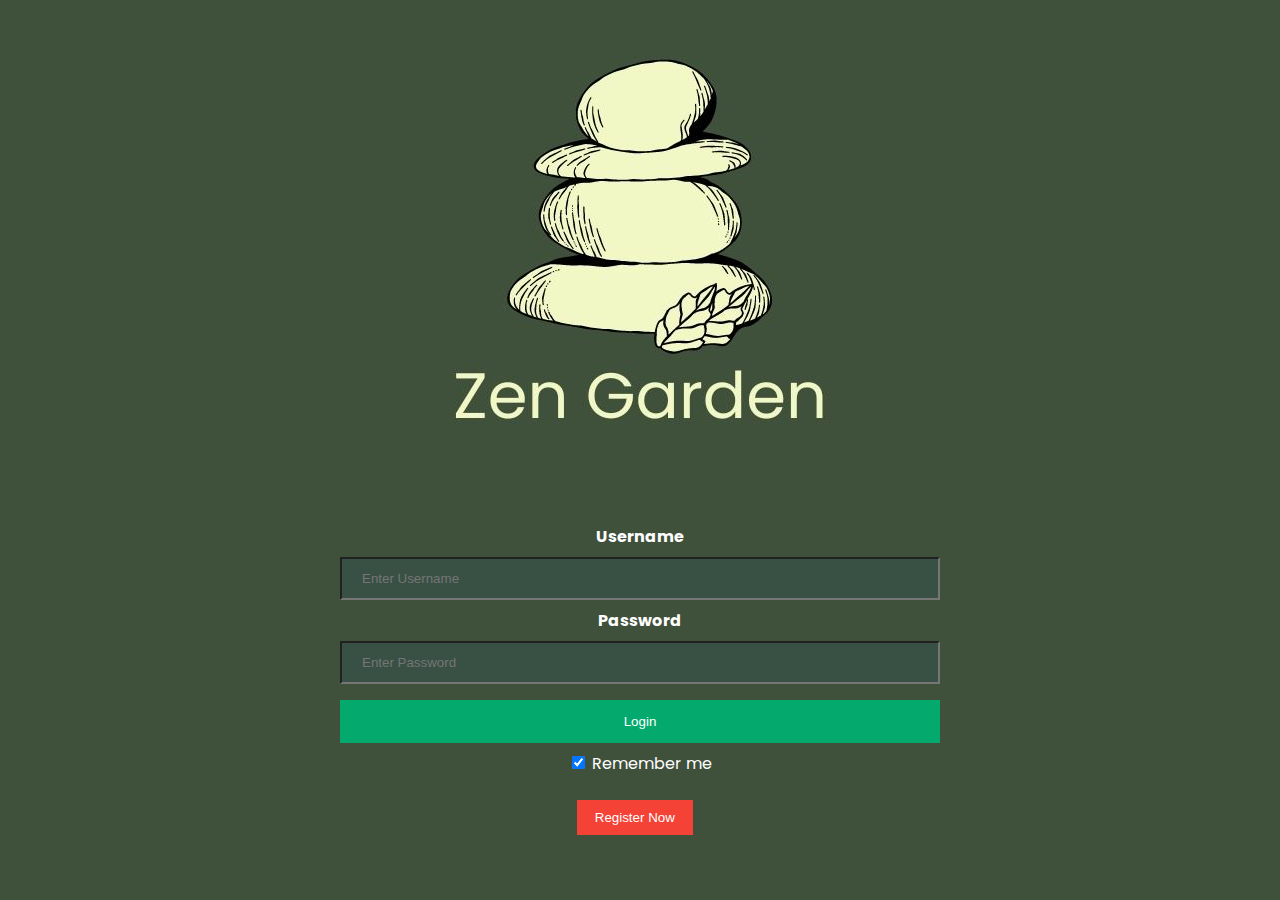
<file: index.html>
<DOCTYPE>
  <html>
    <head>
     <link rel="icon" type="image/x-icon" href="logo.ico">
     <link rel="stylesheet" href="style.css">
     <title>Login | ZenGarden</title>
    
    </head>
    <body>
     
      <form action="arnav.html" >
  <div class="imgcontainer">
    <img src="logo.jpeg" alt="Avatar" class="avatar" width=auto height=500px >
    
  </div>

  <div class="container">
    <label for="uname"><b>Username</b></label>
    <input type="text" placeholder="Enter Username" name="uname" required>

    <label for="psw"><b>Password</b></label>
    <input type="password" placeholder="Enter Password" name="psw" required>

    <button type="submit">Login</button>
    <label>
      <input type="checkbox" checked="checked" name="remember"> Remember me
    </label>
  </div>

  
  

<form action="register.html">
 <button type="submit" class="register" onclick="parent.location='register.html'">Register Now</button>
</form>
  </html>
</DOCTYPE>
</file>
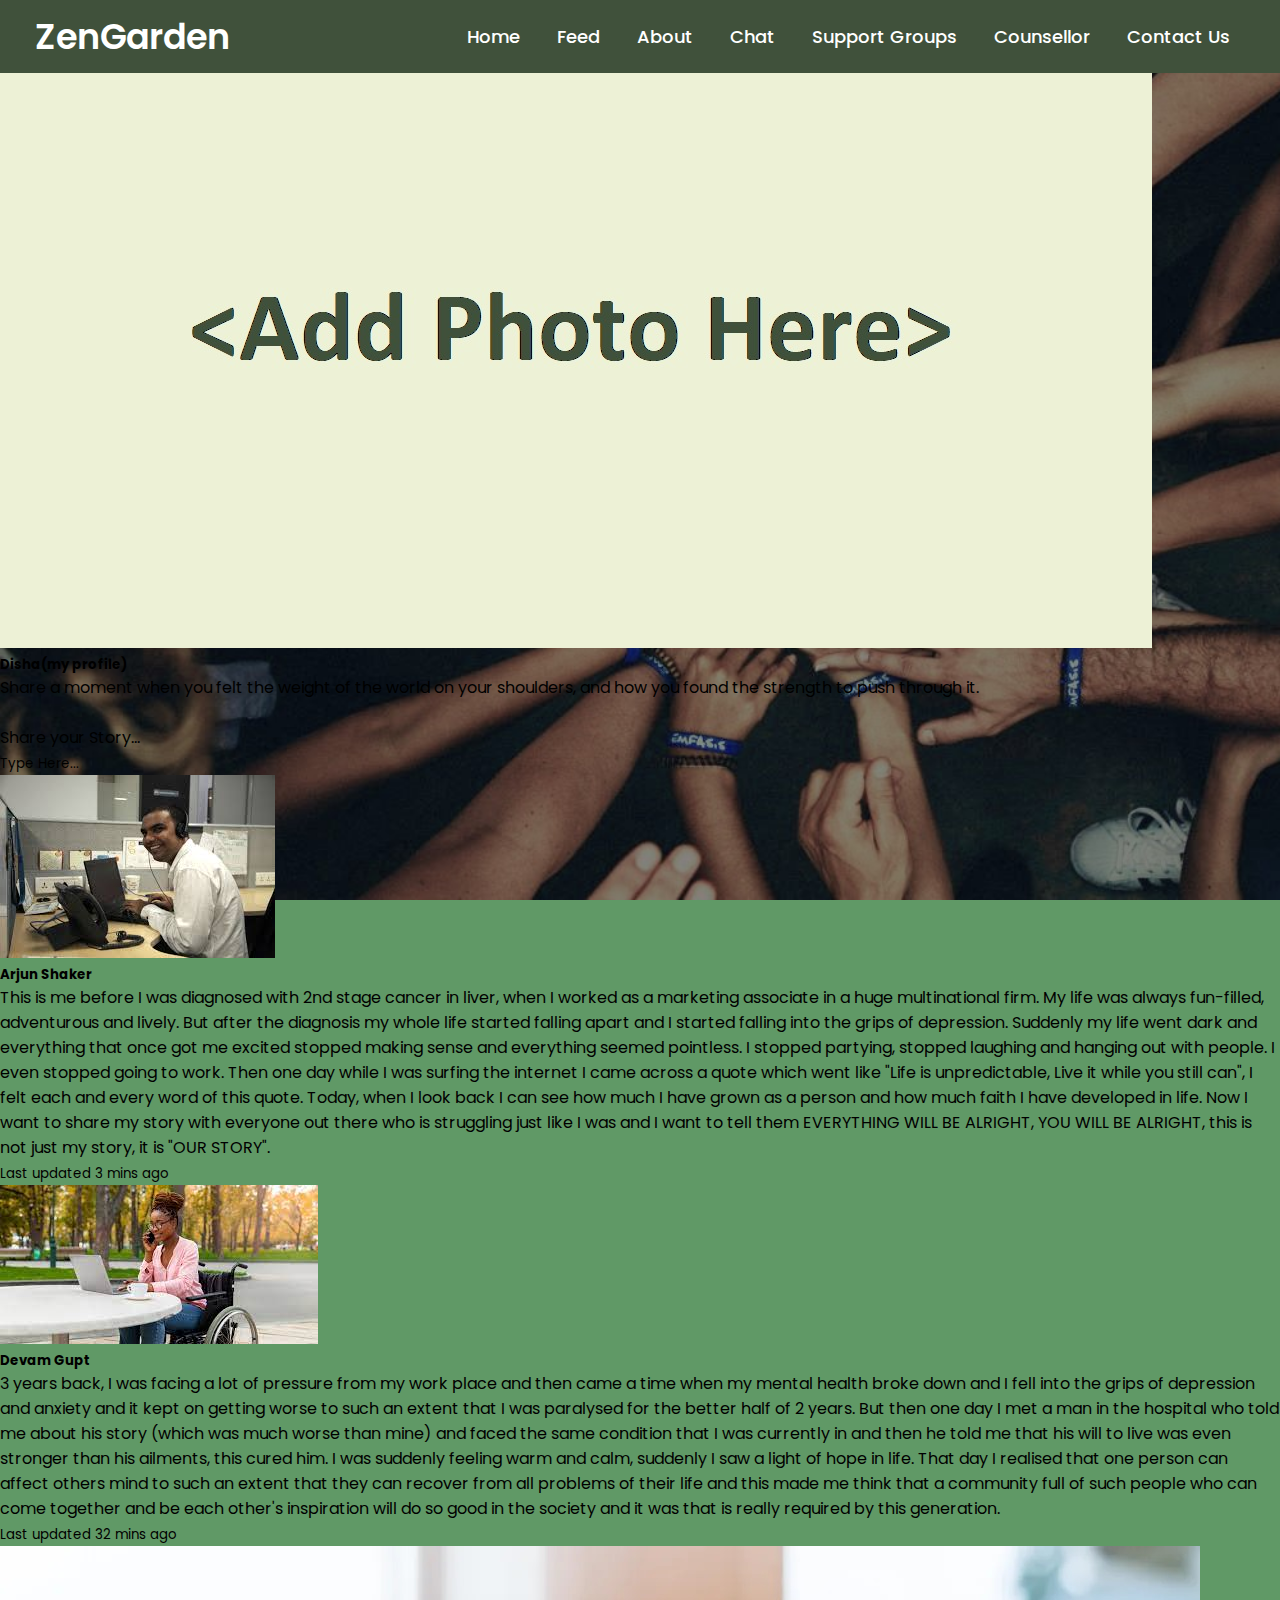
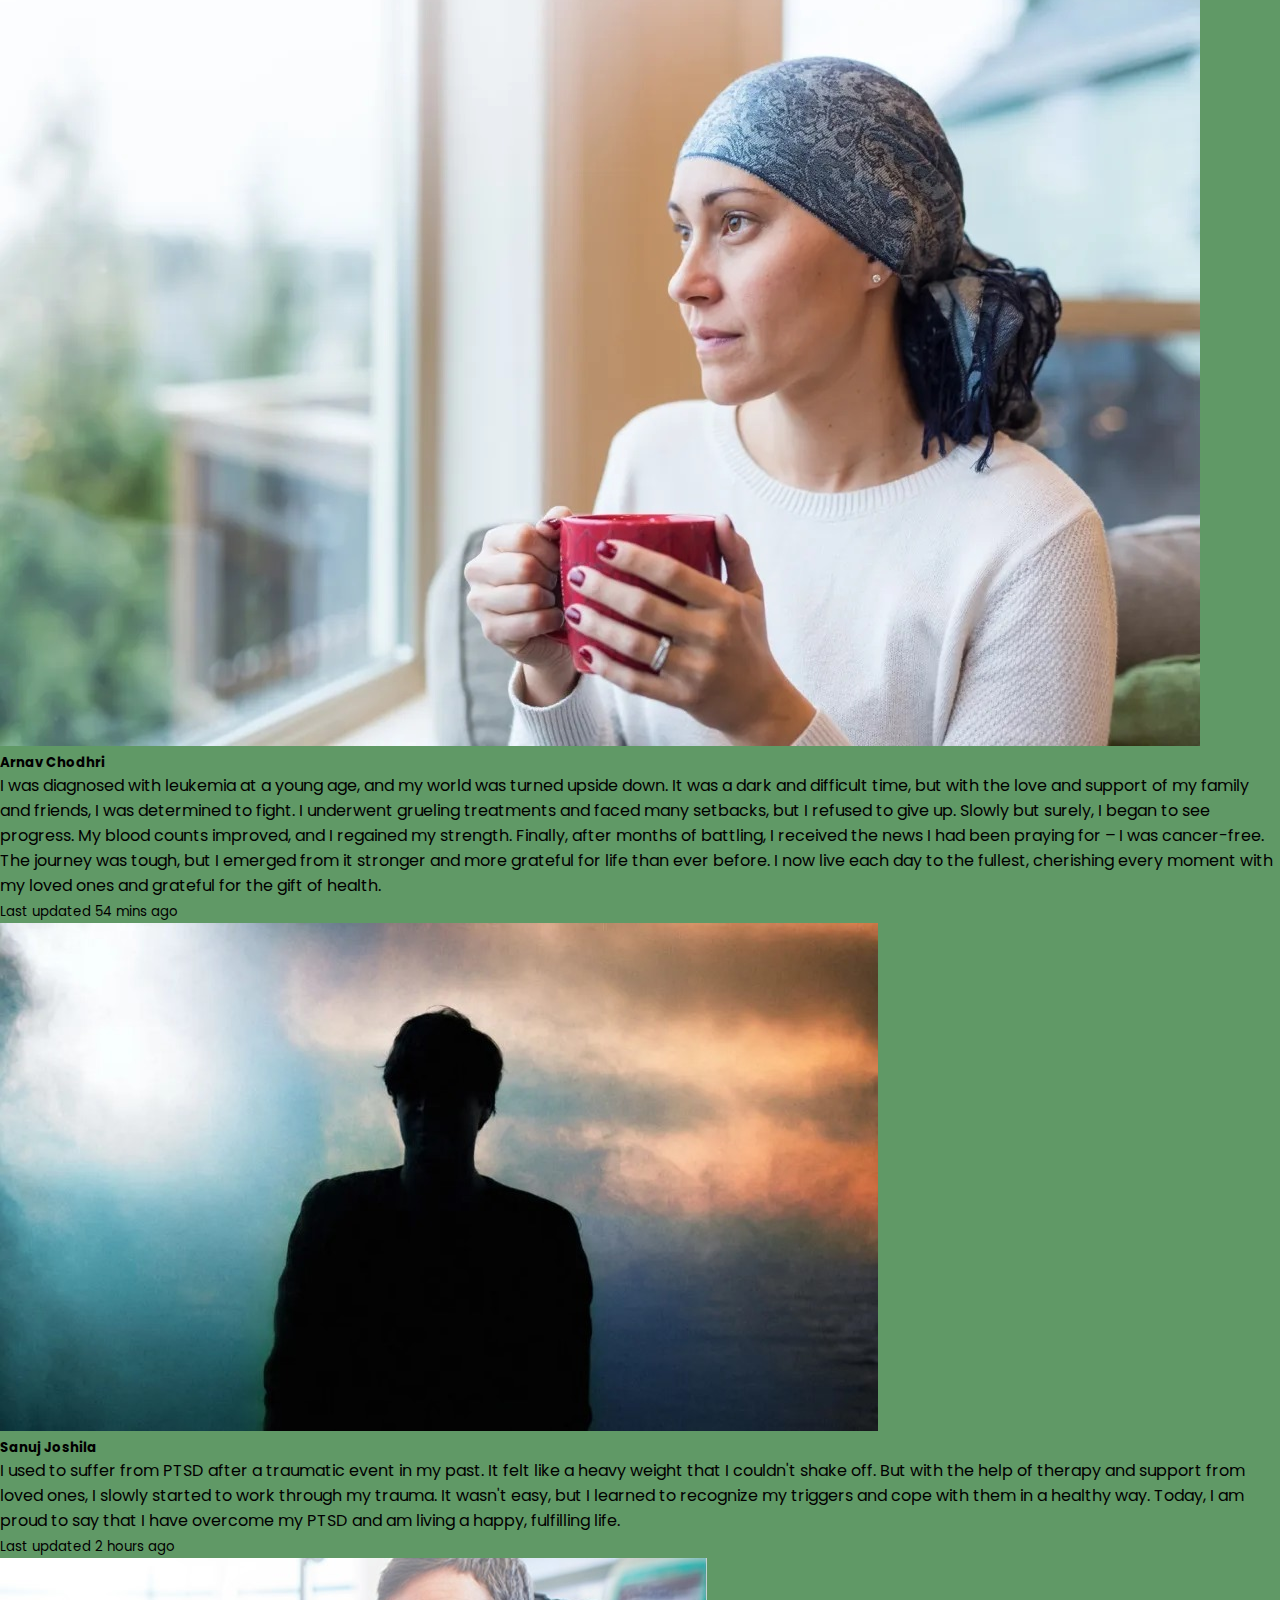
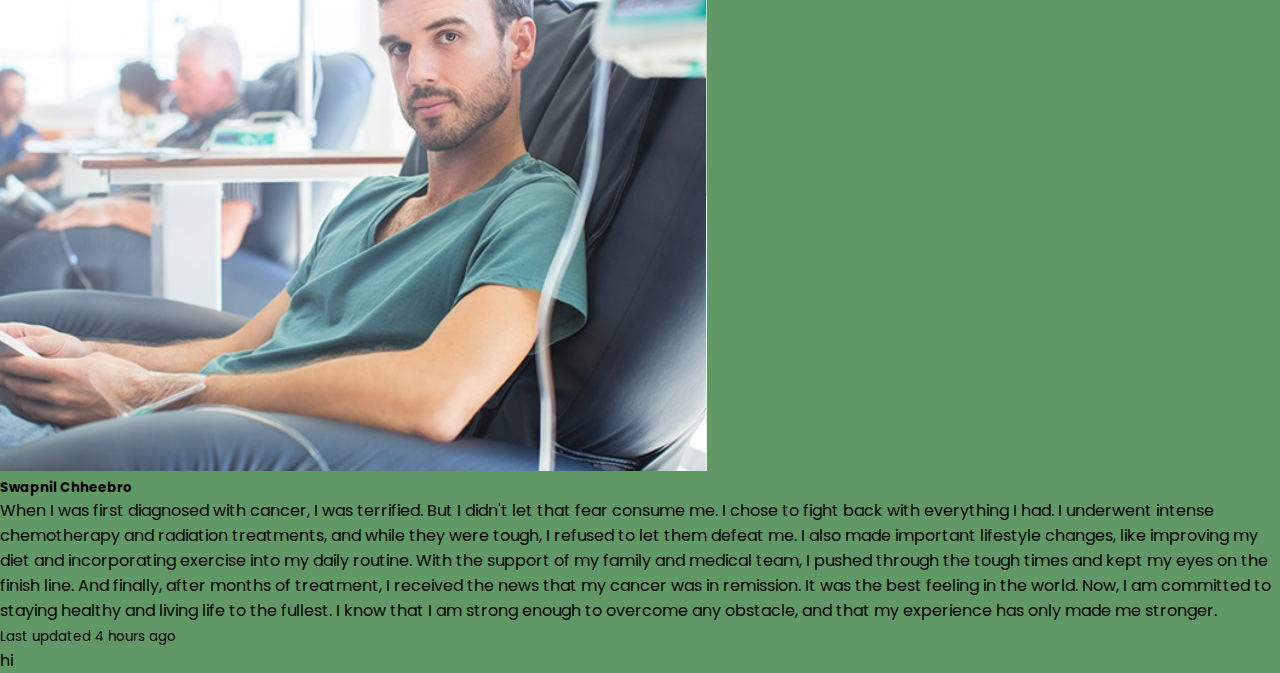
<file: arnav.html>
<!doctype html>
<html lang="en">
  <head>
    <link rel="icon" type="image/x-icon" href="logo.ico">
    
    <meta charset="utf-8">
    <meta name="viewport" content="width=device-width, initial-scale=1">
    <title>Feed | ZenGarden</title>
    <link rel="stylesheet" href="introstyle.css">
    <link href="https://cdn.jsdelivr.net/npm/bootstrap@5.3.0-alpha1/dist/css/bootstrap.min.css" rel="stylesheet" integrity="sha384-GLhlTQ8iRABdZLl6O3oVMWSktQOp6b7In1Zl3/Jr59b6EGGoI1aFkw7cmDA6j6gD" crossorigin="anonymous">
  </head>
  
  
  
  
  
  
  <body style="background-color:#609966;">
    <style>
    body {
      background-image: url('bg1.jpg');
      background-repeat: no-repeat;
      background-attachment: fixed;  
      background-size: cover;

    }
    
</style>
    <span class="border border-success fixed-top"> 
    <script src="https://cdn.jsdelivr.net/npm/bootstrap@5.3.0-alpha1/dist/js/bootstrap.bundle.min.js" integrity="sha384-w76AqPfDkMBDXo30jS1Sgez6pr3x5MlQ1ZAGC+nuZB+EYdgRZgiwxhTBTkF7CXvN" crossorigin="anonymous"></script>
    
</span>

<nav>
  <div class="menu">
    <div class="logo">
      <a href="#">ZenGarden</a>
    </div>
    <ul>
      <li><a href="intro.html">Home</a></li>
      <li><a href="arnav.html">Feed</a></li>
      <li><a href="about.html">About</a></li>
      <li><a href="chat.html">Chat</a></li>
      <li><a href="chat copy.html">Support Groups</a></li>
      <li><a href="counsellor.html">Counsellor</a></li>
      <li><a href="contact.html">Contact Us</a></li>
      
      
      
      
    </ul>
  </div>
</nav>




    

</div>


<div class="d-flex flex-column justify-content-around col-md-6 offset-md-3 ">

<div class="card-deck">
  <div class="card text-white bg-secondary mb-3">
    <img src="add.jpg" alt="Card image cap">
    <div class="card-body">
      <h5 class="card-title">Disha(my profile)</h5>
      <p class="card-text">
      </p>
      <p class="card-text">Share a moment when you felt the weight of the world on your shoulders, and how you found the strength to push through it. <br><br>
      Share your Story...
      </p>
    </div>
    <div class="card-footer">
      <small class="text-muted">Type Here...</small>
    </div>
  </div>
  <div class="card text-white bg-secondary mb-3">
    <img class="card-img-top" src="1.jpg" alt="Card image cap">
    <div class="card-body">
      <h5 class="card-title">Arjun Shaker</h5>
      <p class="card-text">This is me before I was diagnosed with 2nd stage cancer in liver, when I worked as a marketing associate in a huge multinational firm. My life was always fun-filled, adventurous and lively. But after the diagnosis my whole life started falling apart and I started falling into the grips of depression. Suddenly my life went dark and everything that once got me excited stopped making sense and everything seemed pointless. I stopped partying, stopped laughing and hanging out with people. I even stopped going to work. Then one day while I was surfing the internet I came across a quote which went like "Life is unpredictable, Live it while you still can", I felt each and every word of this quote. Today, when I look back I can see how much I have grown as a person and how much faith I have developed in life. Now I want to share my story with everyone out there who is struggling just like I was and I want to tell them EVERYTHING WILL BE ALRIGHT, YOU WILL BE ALRIGHT, this is not just my story, it is "OUR STORY".</p>
    </div>
    <div class="card-footer">
      <small class="text-muted">Last updated 3 mins ago</small>
    </div>
  </div>
  <div class="card text-white bg-secondary mb-3">
    <img class="card-img-top" src="2.jpg" alt="Card image cap">
    <div class="card-body">
      <h5 class="card-title">Devam Gupt</h5>
      <p class="card-text">3 years back, I was facing a lot of pressure from my work place and then came a time when my mental health broke down and I fell into the grips of depression and anxiety and it kept on getting worse to such an extent that I was paralysed for the better half of 2 years. But then one day I met a man in the hospital who told me about his story (which was much worse than mine) and faced the same condition that I was currently in and then he told me that his will to live was even stronger than his ailments, this cured him. I was suddenly feeling warm and calm, suddenly I saw a light of hope in life. That day I realised that one person can affect others mind to such an extent that they can recover from all problems of their life and this made me think that a community full of such people who can come together and be each other's inspiration will do so good in the society and it was that is really required by this generation.</p>
    </div>
    <div class="card-footer">
      <small class="text-muted">Last updated 32 mins ago</small>
    </div>
  </div>
  <div class="card text-white bg-secondary mb-3">
    <img class="card-img-top" src="3.jpg" alt="Card image cap">
    <div class="card-body">
      <h5 class="card-title">Arnav Chodhri</h5>
      <p class="card-text">I was diagnosed with leukemia at a young age, and my world was turned upside down. It was a dark and difficult time, but with the love and support of my family and friends, I was determined to fight. I underwent grueling treatments and faced many setbacks, but I refused to give up.

        Slowly but surely, I began to see progress. My blood counts improved, and I regained my strength. Finally, after months of battling, I received the news I had been praying for – I was cancer-free.
        
        The journey was tough, but I emerged from it stronger and more grateful for life than ever before. I now live each day to the fullest, cherishing every moment with my loved ones and grateful for the gift of health.
        
        
        
        </p>
    </div>
    <div class="card-footer">
      <small class="text-muted">Last updated 54 mins ago</small>
    </div>
  </div>
  <div class="card text-white bg-secondary mb-3">
    <img class="card-img-top" src="4.jpg" alt="Card image cap">
    <div class="card-body">
      <h5 class="card-title">Sanuj Joshila</h5>
      <p class="card-text">I used to suffer from PTSD after a traumatic event in my past. It felt like a heavy weight that I couldn't shake off. But with the help of therapy and support from loved ones, I slowly started to work through my trauma. It wasn't easy, but I learned to recognize my triggers and cope with them in a healthy way. Today, I am proud to say that I have overcome my PTSD and am living a happy, fulfilling life.</p>
    </div>
    <div class="card-footer">
      <small class="text-muted">Last updated 2 hours ago</small>
    </div>
  </div>
  <div class="card text-white bg-secondary mb-3">
    <img class="card-img-top" src="5.jpg" alt="Card image cap">
    <div class="card-body">
      <h5 class="card-title">Swapnil Chheebro</h5>
      <p class="card-text">When I was first diagnosed with cancer, I was terrified. But I didn't let that fear consume me. I chose to fight back with everything I had. I underwent intense chemotherapy and radiation treatments, and while they were tough, I refused to let them defeat me. I also made important lifestyle changes, like improving my diet and incorporating exercise into my daily routine.

        With the support of my family and medical team, I pushed through the tough times and kept my eyes on the finish line. And finally, after months of treatment, I received the news that my cancer was in remission. It was the best feeling in the world. Now, I am committed to staying healthy and living life to the fullest. I know that I am strong enough to overcome any obstacle, and that my experience has only made me stronger.</p>
    </div>
    <div class="card-footer">
      <small class="text-muted">Last updated 4 hours ago</small>
    </div>
  </div>
</div>
</div>
hi </div>









</body>
</html>
</file>
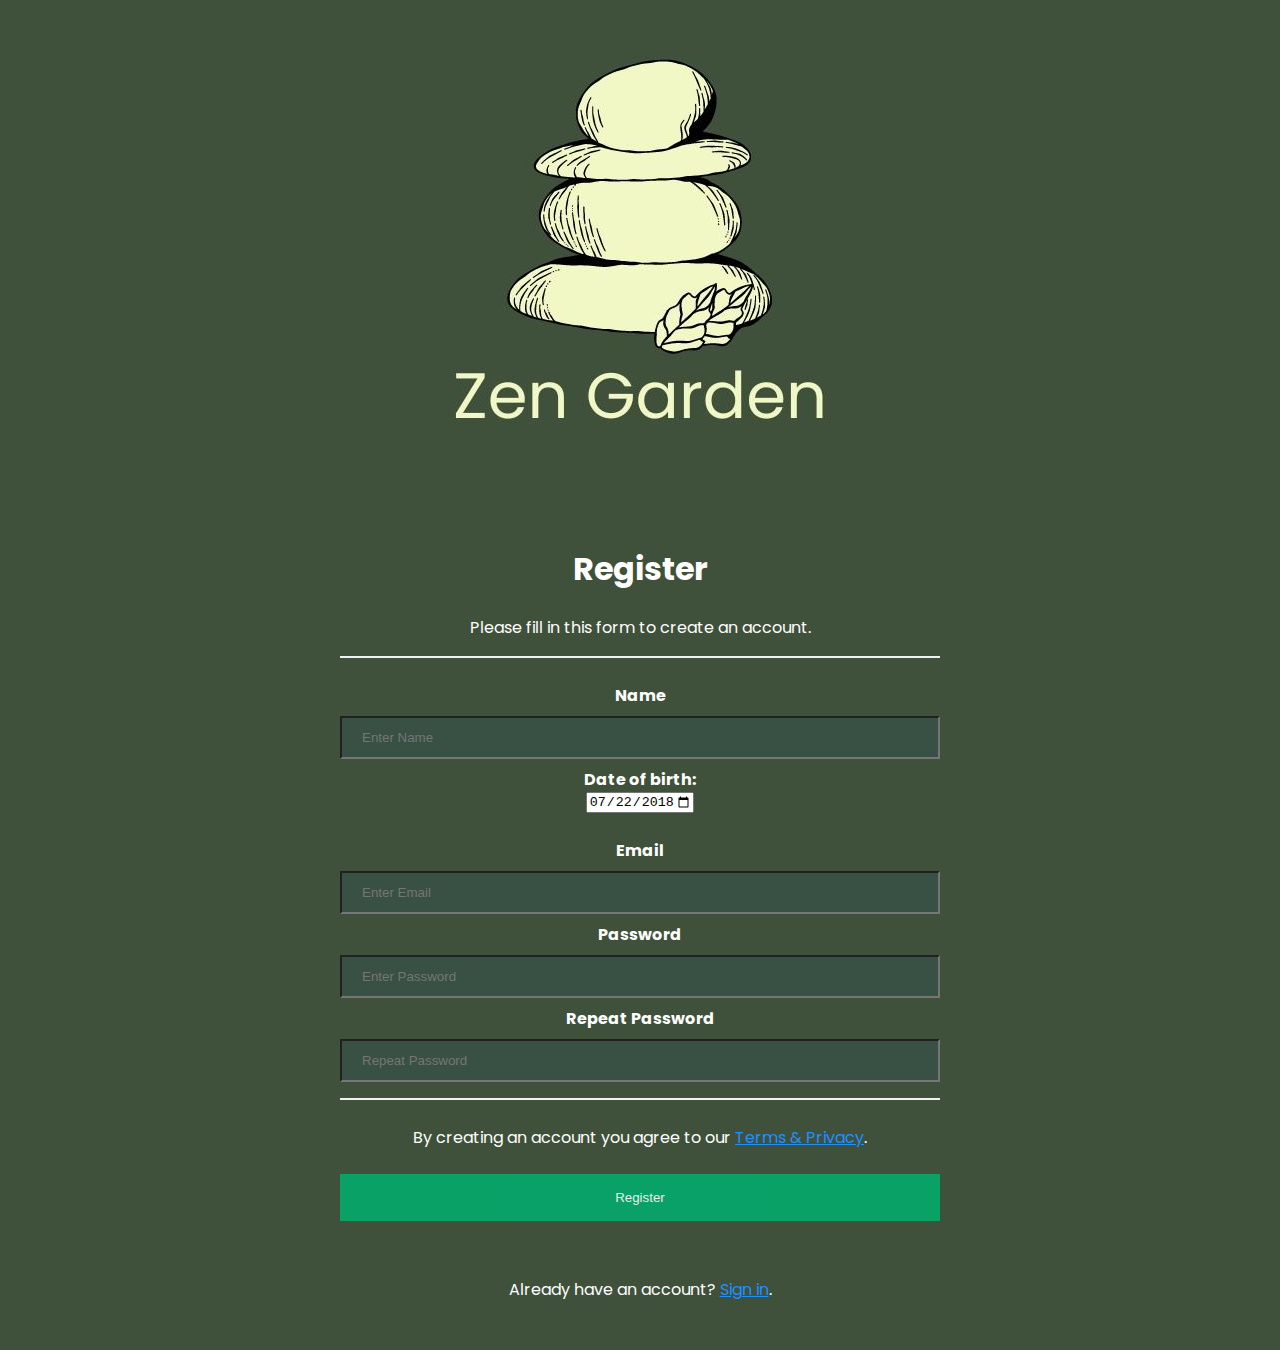
<file: register.html>
<html lang="en">
<head>
  <link rel="icon" type="image/x-icon" href="logo.ico">
  
    <meta charset="UTF-8">
    <meta http-equiv="X-UA-Compatible" content="IE=edge">
    <meta name="viewport" content="width=device-width, initial-scale=1.0">
    <div class="imgcontainer">
        <img src="logo.jpeg" alt="Avatar" class="avatar" width=auto height=500px >
    </div>
    <title>Register | ZenGarden</title>
    <link rel="stylesheet" href="style2.css">
</head>
<body>
    <form action="index.html">
        <div class="container">
          <h1>Register</h1>
          <p>Please fill in this form to create an account.</p>
          <hr>
          
          <label for="name"><b>Name</b></label>
          <input type="text" placeholder="Enter Name" name="name" id="name" required>
          
          <label for="start"><b>Date of birth:<br></b></label>
            <input type="date" id="start" name="trip-start"
            
                    value="2018-07-22"
                    min="1901-01-01" max="2024-12-31">
          <br>
            <br>

          <label for="email"><b>Email</b></label>
          <input type="text" placeholder="Enter Email" name="email" id="email" required>
      
          <label for="psw"><b>Password</b></label>
          <input type="password" placeholder="Enter Password" name="psw" id="psw" required>
      
          <label for="psw-repeat"><b>Repeat Password</b></label>
          <input type="password" placeholder="Repeat Password" name="psw-repeat" id="psw-repeat" required>

          

          <hr>
          
      
          <p>By creating an account you agree to our <a href="terms.html">Terms & Privacy</a>.</p>
          <button type="submit" class="registerbtn">Register</button>
        </div>
      
        <div class="container signin">
          <p>Already have an account? <a href="index.html">Sign in</a>.</p>
        </div>
      </form>
</body>
</html>
</file>
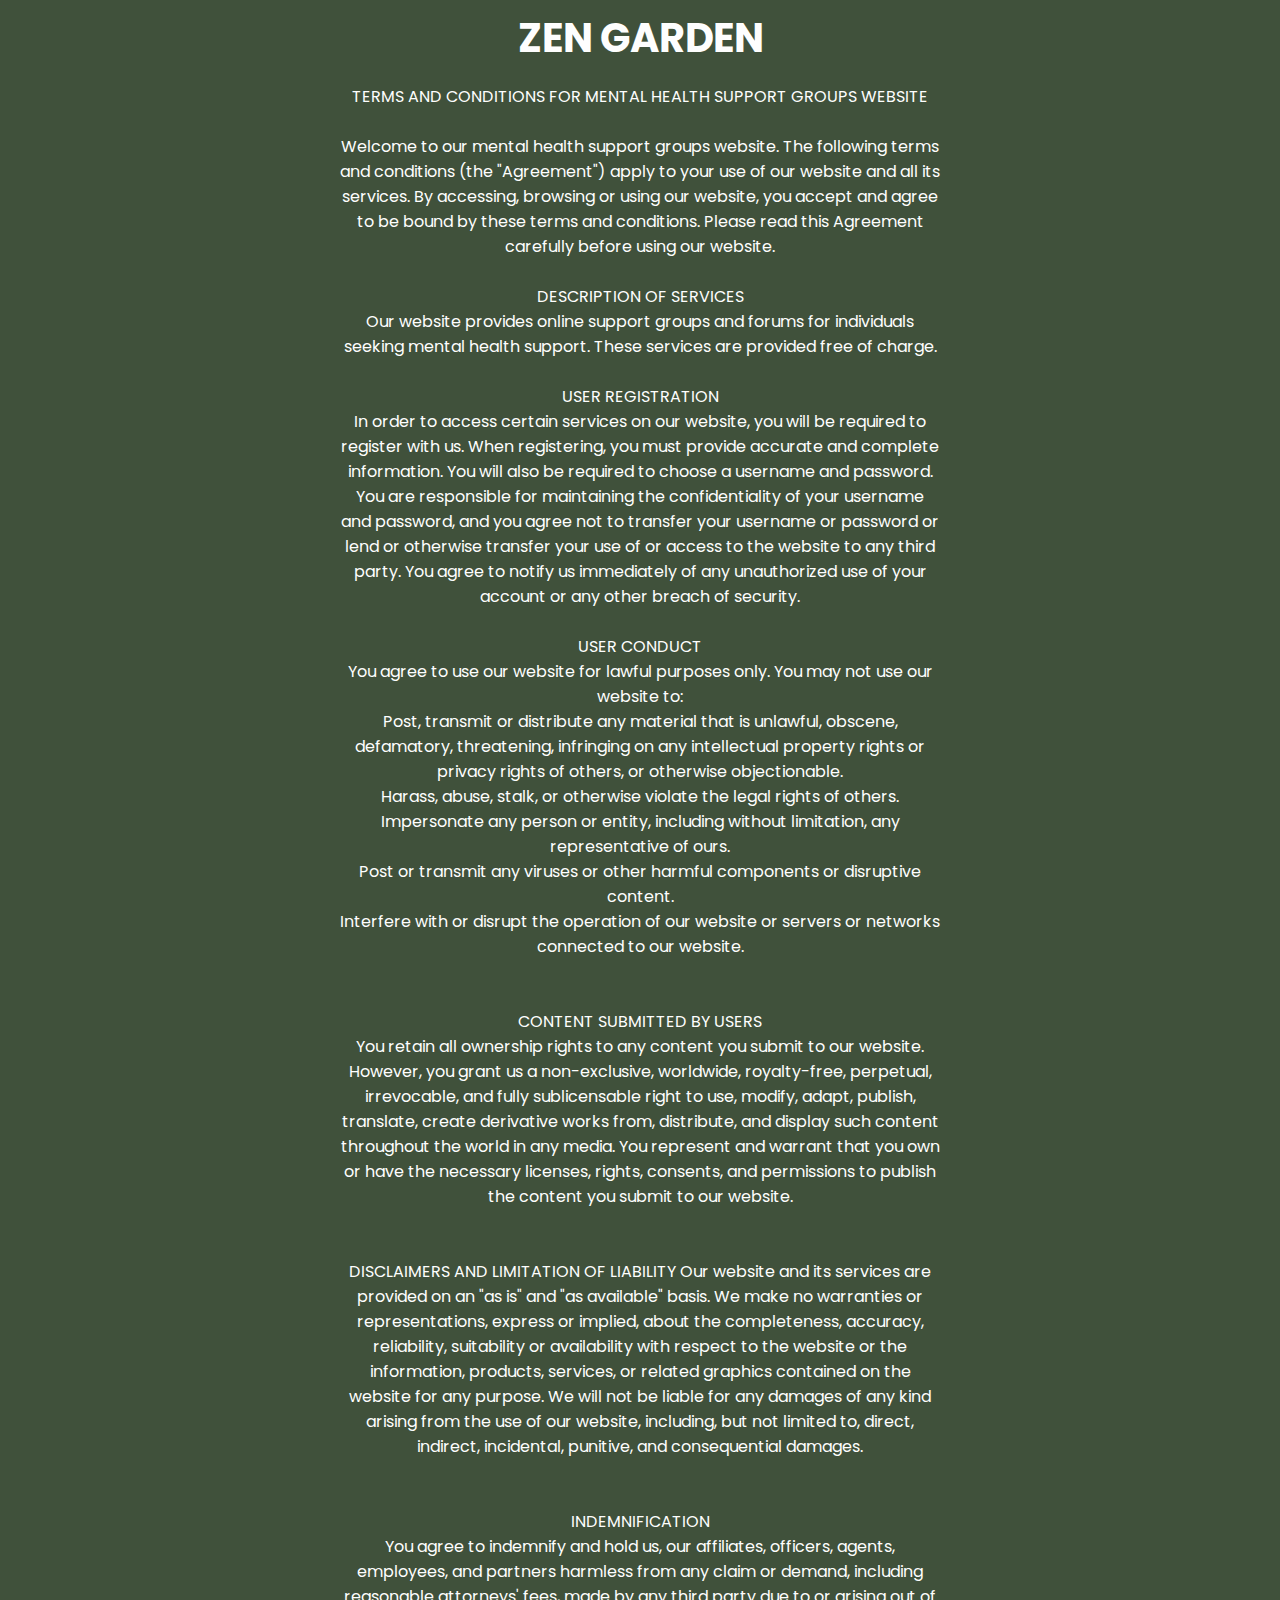
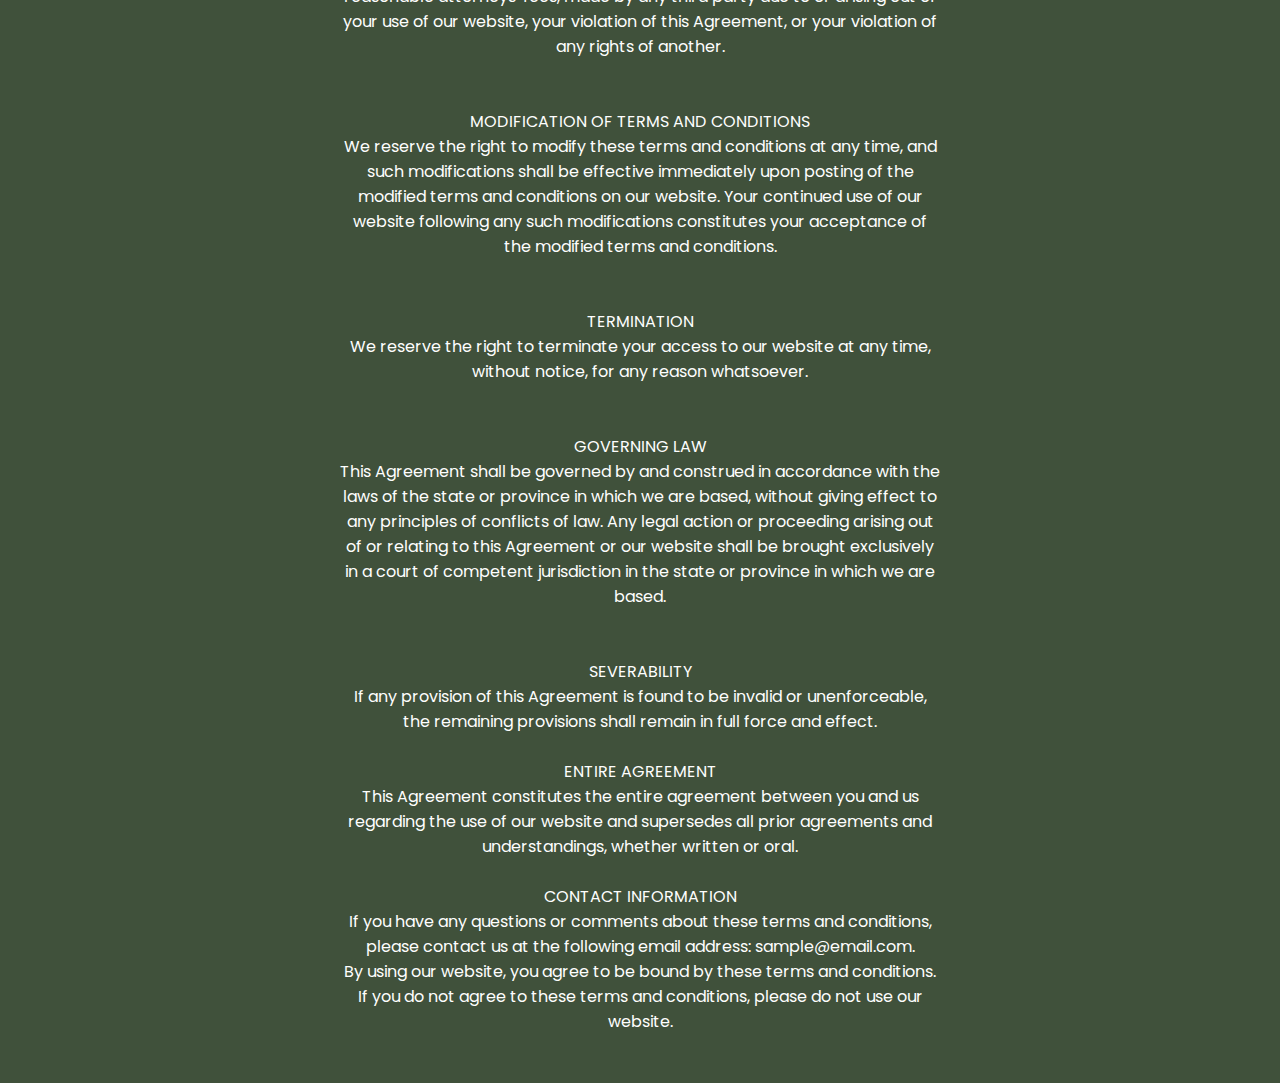
<file: terms.html>
<DOCTYPE>
    <html>
      <head>
        <link rel="icon" type="image/x-icon" href="logo.ico">
       <link rel="stylesheet" href="style.css">
       <title>Login</title>
       <div class="title">
          ZEN GARDEN
       </div>
      </head>
      <body>
        <div class="container">
            TERMS AND CONDITIONS FOR MENTAL HEALTH SUPPORT GROUPS WEBSITE<br>
            <br>Welcome to our mental health support groups website. The following terms and conditions (the "Agreement") apply to your use of our website and all its services. By accessing, browsing or using our website, you accept and agree to be bound by these terms and conditions. Please read this Agreement carefully before using our website.<br>
            <br>DESCRIPTION OF SERVICES<br>
            Our website provides online support groups and forums for individuals seeking mental health support. These services are provided free of charge.<br>
            <br>USER REGISTRATION<br>
            In order to access certain services on our website, you will be required to register with us. When registering, you must provide accurate and complete information. You will also be required to choose a username and password. You are responsible for maintaining the confidentiality of your username and password, and you agree not to transfer your username or password or lend or otherwise transfer your use of or access to the website to any third party. You agree to notify us immediately of any unauthorized use of your account or any other breach of security.<br>
            <br>USER CONDUCT<br>
            You agree to use our website for lawful purposes only. You may not use our website to:<br>
             Post, transmit or distribute any material that is unlawful, obscene, defamatory, threatening, infringing on any intellectual property rights or privacy rights of others, or otherwise objectionable.<br>
            Harass, abuse, stalk, or otherwise violate the legal rights of others.<br>
            Impersonate any person or entity, including without limitation, any representative of ours.<br>
            Post or transmit any viruses or other harmful components or disruptive content.<br>
            Interfere with or disrupt the operation of our website or servers or networks connected to our website.<br>
            <br>
            <br>CONTENT SUBMITTED BY USERS<br>
            You retain all ownership rights to any content you submit to our website. However, you grant us a non-exclusive, worldwide, royalty-free, perpetual, irrevocable, and fully sublicensable right to use, modify, adapt, publish, translate, create derivative works from, distribute, and display such content throughout the world in any media. You represent and warrant that you own or have the necessary licenses, rights, consents, and permissions to publish the content you submit to our website.<br>
            <br>
            <br>DISCLAIMERS AND LIMITATION OF LIABILITY
            Our website and its services are provided on an "as is" and "as available" basis. We make no warranties or representations, express or implied, about the completeness, accuracy, reliability, suitability or availability with respect to the website or the information, products, services, or related graphics contained on the website for any purpose. We will not be liable for any damages of any kind arising from the use of our website, including, but not limited to, direct, indirect, incidental, punitive, and consequential damages.<br>
            <br>
            <br>INDEMNIFICATION<br>
            You agree to indemnify and hold us, our affiliates, officers, agents, employees, and partners harmless from any claim or demand, including reasonable attorneys' fees, made by any third party due to or arising out of your use of our website, your violation of this Agreement, or your violation of any rights of another.<br>
            <br>
            <br>MODIFICATION OF TERMS AND CONDITIONS<br>
            We reserve the right to modify these terms and conditions at any time, and such modifications shall be effective immediately upon posting of the modified terms and conditions on our website. Your continued use of our website following any such modifications constitutes your acceptance of the modified terms and conditions.<br>
            <br>
            <br>TERMINATION<br>
            We reserve the right to terminate your access to our website at any time, without notice, for any reason whatsoever.<br>
            <br>
            <br>GOVERNING LAW<br>
            This Agreement shall be governed by and construed in accordance with the laws of the state or province in which we are based, without giving effect to any principles of conflicts of law. Any legal action or proceeding arising out of or relating to this Agreement or our website shall be brought exclusively in a court of competent jurisdiction in the state or province in which we are based.<br>
            <br>
            <br>SEVERABILITY<br>
            If any provision of this Agreement is found to be invalid or unenforceable, the remaining provisions shall remain in full force and effect.<br>
            <br>ENTIRE AGREEMENT<br>
            This Agreement constitutes the entire agreement between you and us regarding the use of our website and supersedes all prior agreements and understandings, whether written or oral.<br>
            <br>CONTACT INFORMATION<br>
            If you have any questions or comments about these terms and conditions, please contact us at the following email address: sample@email.com.<br>
            By using our website, you agree to be bound by these terms and conditions. If you do not agree to these terms and conditions, please do not use our website.<br>
            <br>
            
            
        </div>
      </body>
    </html>
</file>
<file: style.css>
@import url('https://fonts.googleapis.com/css2?family=Open+Sans:wght@300&display=swap');
@import url('https://fonts.googleapis.com/css2?family=Open+Sans:wght@300&family=Poppins:wght@100&display=swap');
body{
    background-color: #40513B;
}

form {
    
  }
  
  /* Full-width inputs */
  input[type=text], input[type=password] {
    width: 100%;
    padding: 12px 20px;
    margin: 8px 0;
    display: inline-block;
    background: #395144;
    
  }
  
  /* Set a style for all buttons */
  button {
    background-color: #04AA6D;
    color: white;
    padding: 14px 20px;
    margin: 8px 0;
    border: none;
    cursor: pointer;
    width: 100%;
  }
  
  /* Add a hover effect for buttons */
  button:hover {
    opacity: 0.8;
  }
  
  /* Extra style for the cancel button (red) */
  .cancelbtn {
    width: auto;
    padding: 10px 18px;
    background-color: #f44336;
  }
  
  /* Center the avatar image inside this container */
  .imgcontainer {
    text-align: center;
    
    
  }
  
  /* Avatar image */
  
  
  /* Add padding to containers */
  .container {
    text-align: center;
    padding: 16px;
    margin-left: 25%;
    margin-right: 25%;
    font-family: 'Poppins', sans-serif;
    color: #fefefe;
  }
  
  /* The "Forgot password" text */
  span.psw {
    float: right;
    padding-top: 16px;
  }
  
  /* Change styles for span and cancel button on extra small screens */
  @media screen and (max-width: 300px) {
    span.psw {
      display: block;
      float: none;
    }
    .cancelbtn {
      width: 100%;
    }
  }
   
  .modal {
    display: none; /* Hidden by default */
    position: fixed; /* Stay in place */
    z-index: 1; /* Sit on top */
    left: 0;
    top: 0;
    width: 100%; /* Full width */
    height: 100%; /* Full height */
    overflow: auto; /* Enable scroll if needed */
    background-color: rgb(0,0,0); /* Fallback color */
    background-color: rgba(0,0,0,0.4); /* Black w/ opacity */
    padding-top: 60px;
  }
  
  /* Modal Content/Box */
  .modal-content {
    background-color: #fefefe;
    margin: 5px auto; /* 15% from the top and centered */
    
    width: 80%; /* Could be more or less, depending on screen size */
  }

  .container2{
    padding: 16px;
    margin-left: 5%;
    margin-right: 5% ;
  }
  
  /* The Close Button */
  .close {
    /* Position it in the top right corner outside of the modal */
    position: absolute;
    right: 25px;
    top: 0;
    color: #000;
    font-size: 35px;
    font-weight: bold;
  }

  .title{
    text-align: center;
    color: #fefefe;
    font-weight: bold;
    font-size: 40px;
    font-family: 'Poppins', sans-serif;
  }
  
  /* Close button on hover */
  .close:hover,
  .close:focus {
    color: red;
    cursor: pointer;
    position: center;
  }
  .register{
    width: auto;
    padding: 10px 18px;
    background-color: #f44336;
    margin-left: 45%;
  }
  
  /* Add Zoom Animation */
  .animate {
    -webkit-animation: animatezoom 0.6s;
    animation: animatezoom 0.6s
  }
  
  @-webkit-keyframes animatezoom {
    from {-webkit-transform: scale(0)}
    to {-webkit-transform: scale(1)}
  }
  
  @keyframes animatezoom {
    from {transform: scale(0)}
    to {transform: scale(1)}
  }
</file>
<file: introstyle.css>
@import url('https://fonts.googleapis.com/css2?family=Poppins:wght@200;300;400;500;600;700&display=swap');
*{
  margin: 0;
  padding: 0;
  box-sizing: border-box;
  font-family: 'Poppins',sans-serif;
}
::selection{
  color: #40513B;
  background: #fff;
}
nav{
  position: fixed;
  background: #40513B;
  width: 100%;
  padding: 10px 0;
  z-index: 12;
}
nav .menu{
  max-width: 1250px;
  margin: auto;
  display: flex;
  align-items: center;
  justify-content: space-between;
  padding: 0 20px;
}
.menu .logo a{
  text-decoration: none;
  color: #fff;
  font-size: 35px;
  font-weight: 600;
}
.menu ul{
  display: inline-flex;
}
.menu ul li{
  list-style: none;
  margin-left: 7px;
}
.menu ul li:first-child{
  margin-left: 0px;
}
.menu ul li a{
  text-decoration: none;
  color: #fff;
  font-size: 18px;
  font-weight: 500;
  padding: 8px 15px;
  border-radius: 5px;
  transition: all 0.3s ease;
}
.menu ul li a:hover{
  background: #ffffff;
  color: #40513B;
}
.img{
  background: url('img3.jpg')no-repeat;
  width: 100%;
  height: 100vh;
  background-size: cover;
  background-position: center;
  position: relative;
}
.img::before{
  content: '';
  position: absolute;
  height: 100%;
  width: 100%;
  background-color: #EDF1D6 ;
  opacity: .8;
  
}
.center{
  position: absolute;
  top: 52%;
  left: 50%;
  transform: translate(-50%, -50%);
  width: 100%;
  padding: 0 20px;
  text-align: center;
}
.center .title{
  color: #40513B;
  font-size: 55px;
  font-weight: 600;
}
.center .sub_title{
  color: #40513B;
  font-size: 52px;
  font-weight: 600;
}
.center .btns{
  margin-top: 20px;
}
.center .btns button{
  height: 55px;
  width: 170px;
  border-radius: 5px;
  border: none;
  margin: 0 10px;
  border: 2px solid #40513B;
  font-size: 20px;
  font-weight: 500;
  padding: 0 10px;
  cursor: pointer;
  outline: none;
  transition: all 0.3s ease;
}
.center .btns button:first-child{
  color: #40513B;
  background: none;
}
.btns button:first-child:hover{
  background: white;
  color: #40513B;
}
.center .btns button:last-child{
  background: #40513B;
  color: #ffffff;
}
.btns button:last-child:hover{
    background: white;
    color: #40513B;
  }
</file>
<file: style2.css>
@import url('https://fonts.googleapis.com/css2?family=Open+Sans:wght@300&display=swap');
@import url('https://fonts.googleapis.com/css2?family=Open+Sans:wght@300&family=Poppins:wght@100&display=swap');

* {box-sizing: border-box}

body{
    background-color: #40513B;
}

.container {
  text-align: center;
    padding: 16px;
    margin-left: 25%;
    margin-right: 25%;
    font-family: 'Poppins', sans-serif;
    color: #fefefe;
}


input[type=text], input[type=password] {
  width: 100%;
  padding: 12px 20px;
  margin: 8px 0;
  display: inline-block;
  background: #395144;
  
}

input[type=text]:focus, input[type=password]:focus {
  background-color: #ddd;
  outline: none;
}


hr {
  border: 1px solid #f1f1f1;
  margin-bottom: 25px;
}


.registerbtn {
  background-color: #04AA6D;
  color: white;
  padding: 16px 20px;
  margin: 8px 0;
  border: none;
  cursor: pointer;
  width: 100%;
  opacity: 0.9;
}

.registerbtn:hover {
  opacity:1;
}


a {
  color: dodgerblue;
}


.signin {
  background-color: #40513B;
  text-align: center;
}

.imgcontainer{
    text-align: center;
}
</file>
